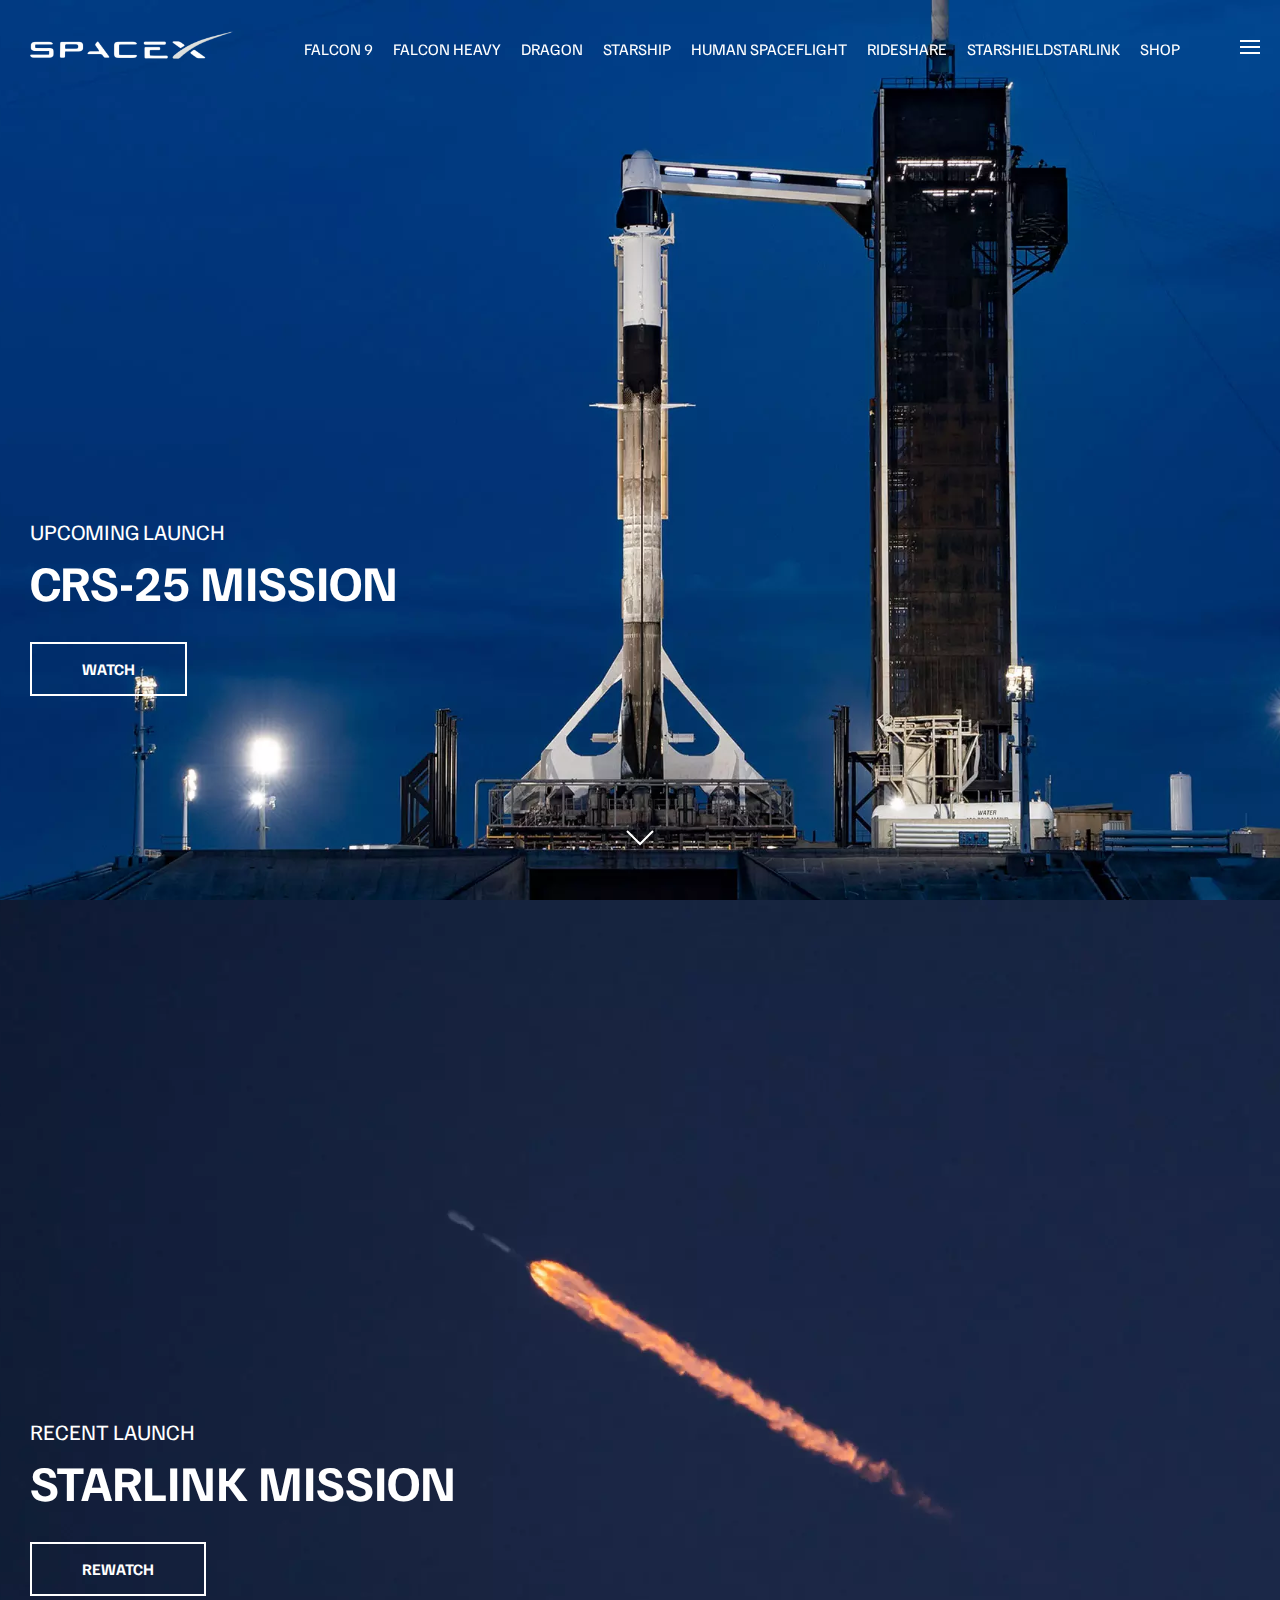
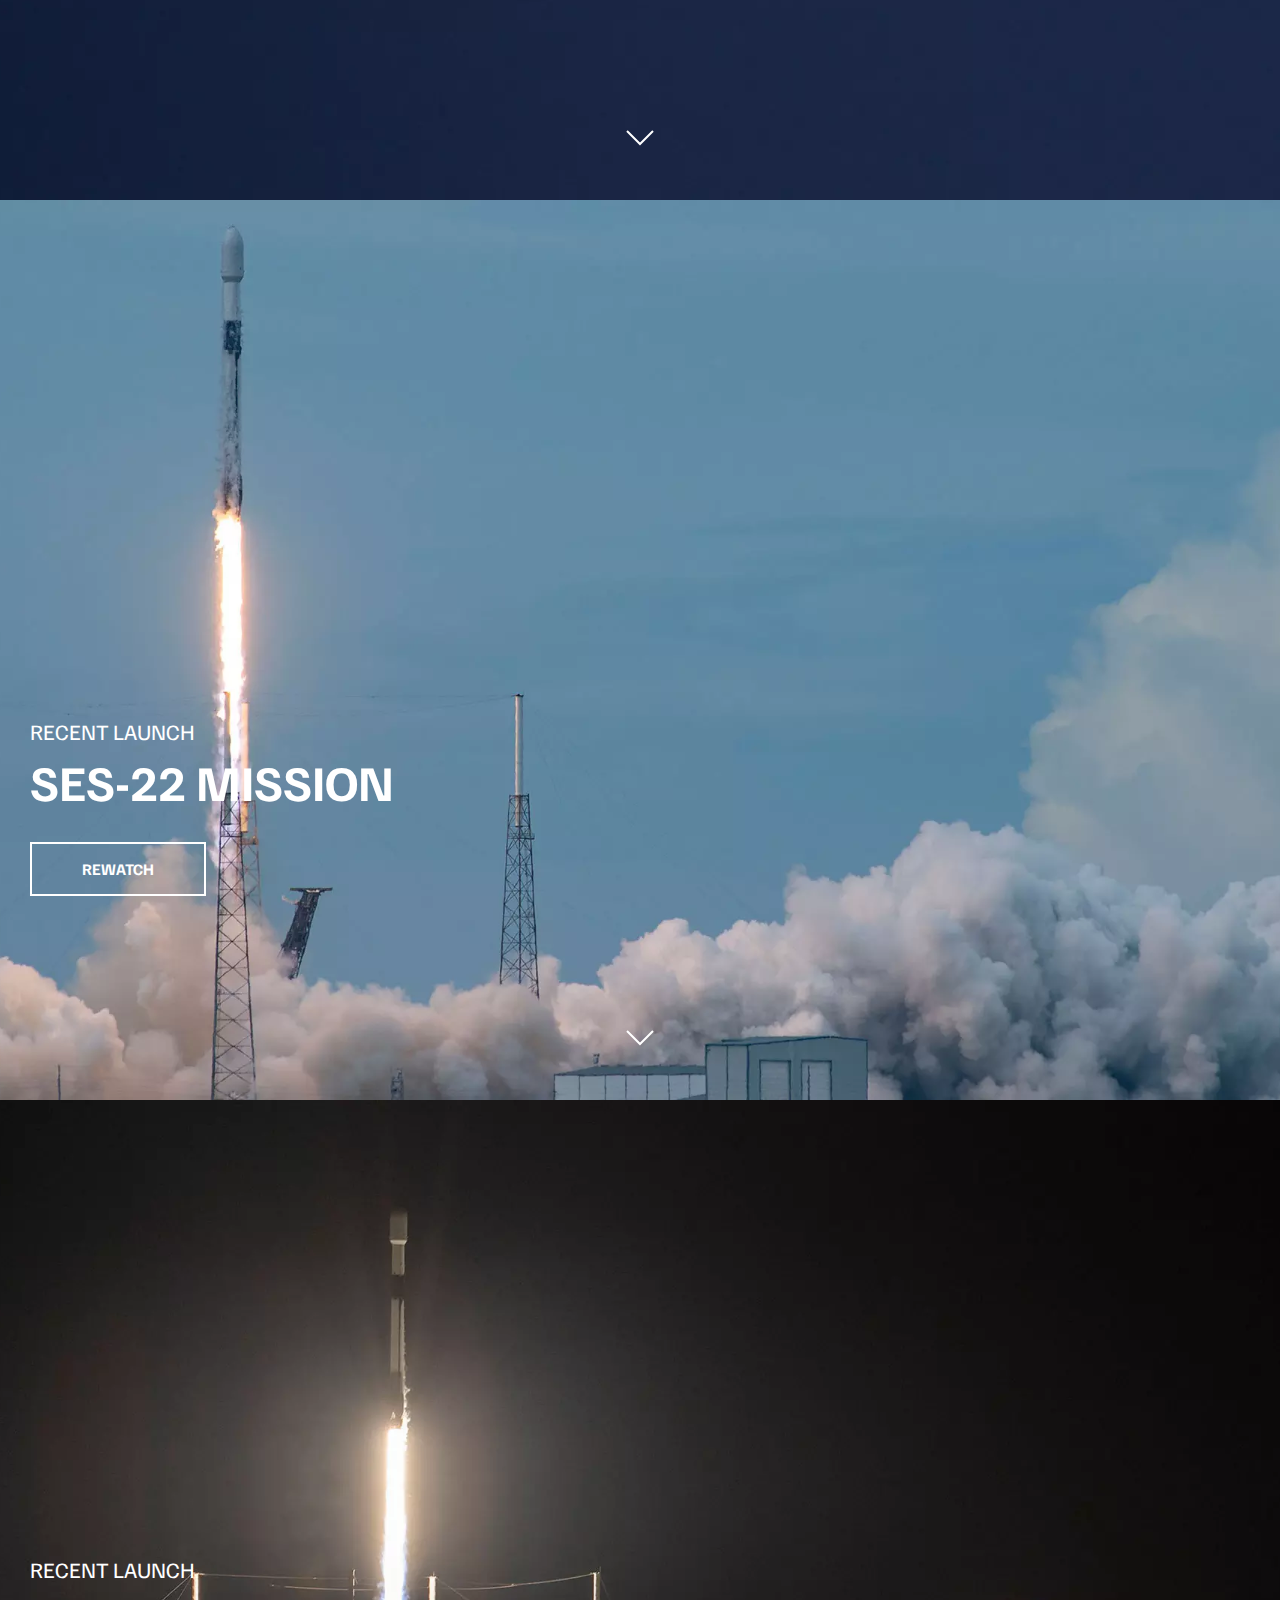
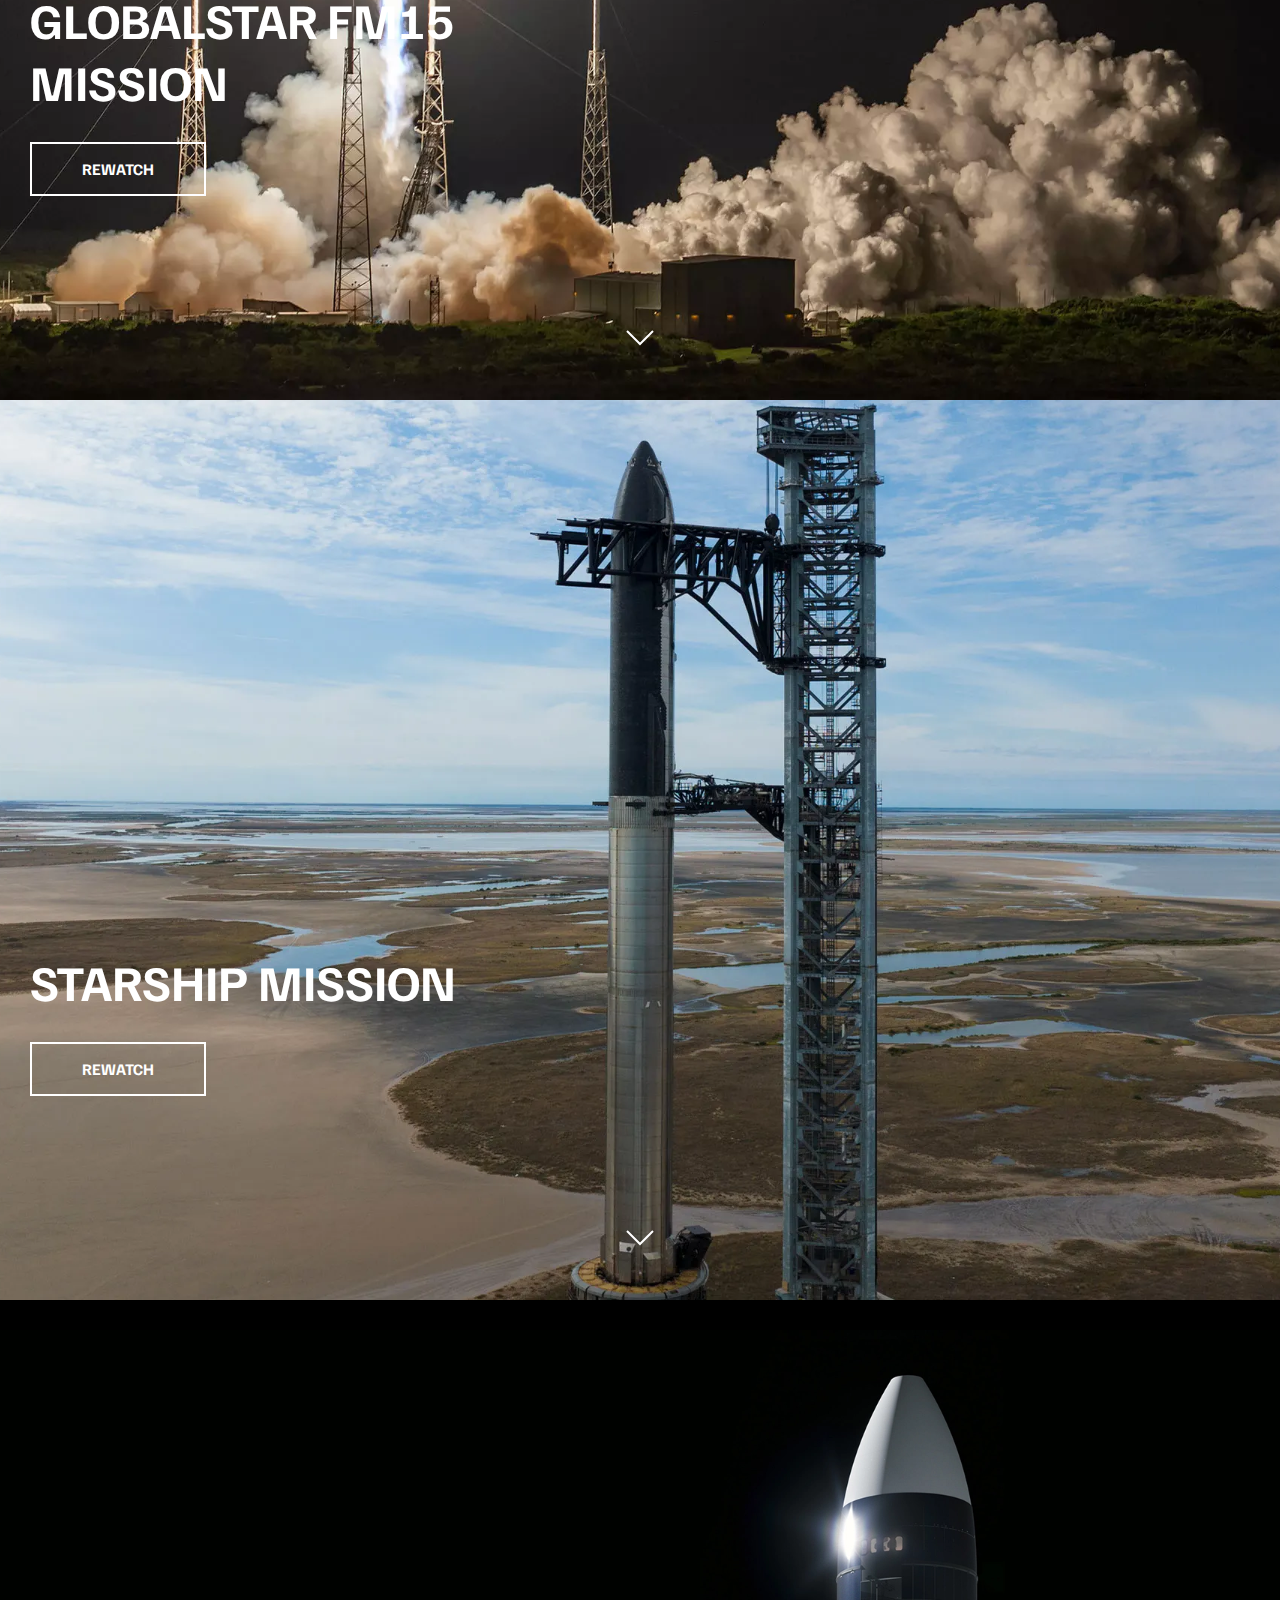
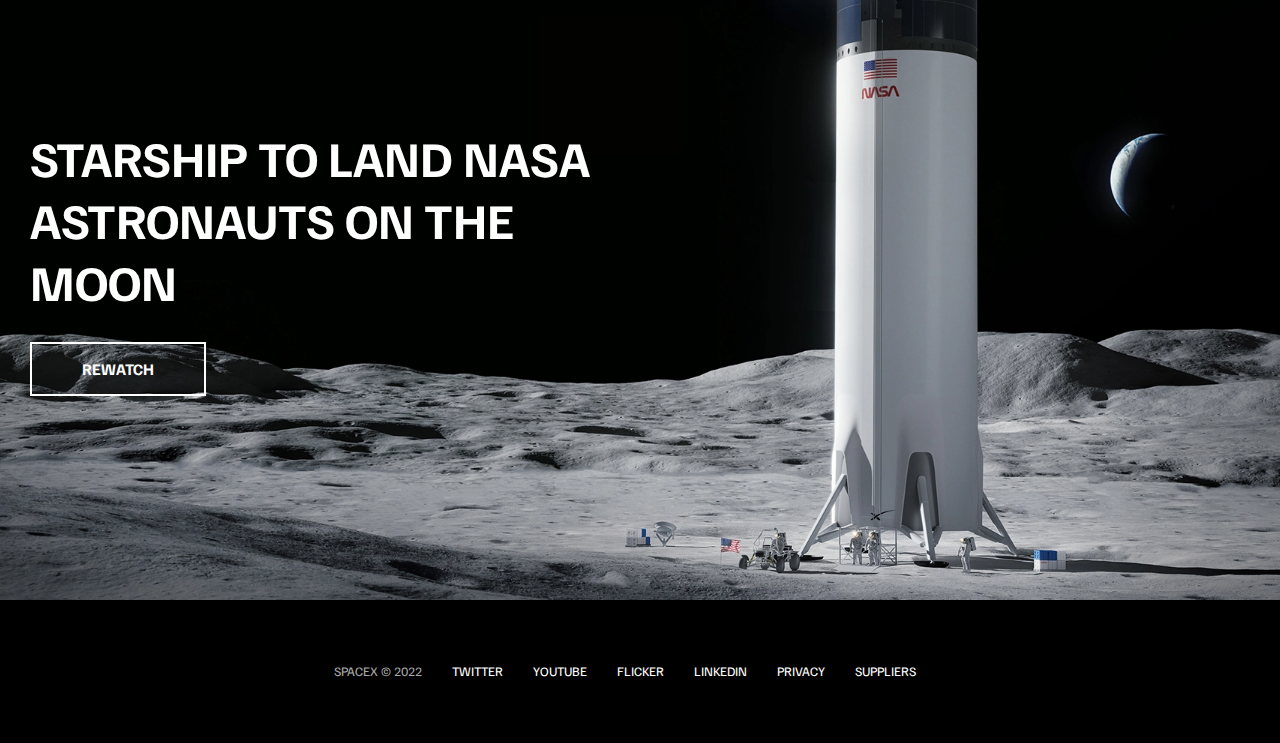
<file: index.html>
<!DOCTYPE html>
<html lang="en">
  <head>
    <meta charset="UTF-8" />
    <meta name="viewport" content="width=device-width, initial-scale=1.0" />
    <link rel="stylesheet" href="css/style.css" />
    <script src="js/script.js" defer></script>
    <title>SpaceX</title>
  </head>
  <body>
    <div id="overlay"></div>
    <div id="mobile-menu" class="mobile-main-menu">
      <ul>
        <li><a href="#!">Mission</a></li>
        <li><a href="#!">Launches</a></li>
        <li><a href="#!">Careers</a></li>
        <li><a href="#!">Updates</a></li>
        <li><a href="#!">Shop</a></li>

        <li class="mobile-only"><a href="falcon9.html">Falcon 9</a></li>
        <li class="mobile-only">
          <a href="falcon-heavy.html">Falcon Heavy</a>
        </li>
        <li class="mobile-only"><a href="dragon.html">Dragon</a></li>
        <li class="mobile-only"><a href="#!">Starship</a></li>
        <li class="mobile-only"><a href="#!">Human Spaceflight</a></li>
        <li class="mobile-only"><a href="#!">Rideshare</a></li>
        <li class="mobile-only"><a href="#!">Starshield</a></li>
        <li class="mobile-only"><a href="#!">Starlink</a></li>
      </ul>
    </div>
    <header class="main-header container">
      <div class="logo">
        <a href="index.html">
          <img src="img/logo.png" alt="spacex" />
        </a>
      </div>
      <nav class="desktop-main-menu">
        <ul>
          <li><a href="falcon9.html">Falcon 9</a></li>
          <li><a href="falcon-heavy.html">Falcon Heavy</a></li>
          <li><a href="dragon.html">Dragon</a></li>
          <li><a href="#!">Starship</a></li>
          <li><a href="#!">Human Spaceflight</a></li>
          <li><a href="#!">Rideshare</a></li>
          <li><a href="#!">Starshield</a></li>
          <li><a href="#!">Starlink</a></li>
          <li><a href="#!">Shop</a></li>
        </ul>
      </nav>
    </header>

    <!-- Hamburger Menu -->
    <button id="menu-btn" class="hamburger" type="button">
      <span class="hamburger-top"></span>
      <span class="hamburger-middle"></span>
      <span class="hamburger-bottom"></span>
    </button>

    <!-- Section A -->
    <section class="section-a">
      <div class="section-inner">
        <h4>Upcoming Launch</h4>
        <h2>crs-25 Mission</h2>
        <a href="#!" class="btn">
          <span>watch</span>
        </a>
      </div>

      <div class="scroll-arrow">
        <svg width="30px" height="20px">
          <path
            stroke="#ffffff"
            fill="none"
            stroke-width="2px"
            d="M2.000,5.000 L15.000,18.000 L28.000,5.000 "
          ></path>
        </svg>
      </div>
    </section>

    <!-- Section B -->
    <section class="section-b">
      <div class="section-inner">
        <h4>Recent Launch</h4>
        <h2>starlink Mission</h2>
        <a href="#!" class="btn">
          <span>Rewatch</span>
        </a>
      </div>

      <div class="scroll-arrow">
        <svg width="30px" height="20px">
          <path
            stroke="#ffffff"
            fill="none"
            stroke-width="2px"
            d="M2.000,5.000 L15.000,18.000 L28.000,5.000 "
          ></path>
        </svg>
      </div>
    </section>

    <!-- Section C -->
    <section class="section-c">
      <div class="section-inner">
        <h4>Recent Launch</h4>
        <h2>ses-22 Mission</h2>
        <a href="#!" class="btn">
          <span>Rewatch</span>
        </a>
      </div>

      <div class="scroll-arrow">
        <svg width="30px" height="20px">
          <path
            stroke="#ffffff"
            fill="none"
            stroke-width="2px"
            d="M2.000,5.000 L15.000,18.000 L28.000,5.000 "
          ></path>
        </svg>
      </div>
    </section>

    <!-- Section D -->
    <section class="section-d">
      <div class="section-inner">
        <h4>Recent Launch</h4>
        <h2>globalstar fm15 Mission</h2>
        <a href="#!" class="btn">
          <span>Rewatch</span>
        </a>
      </div>

      <div class="scroll-arrow">
        <svg width="30px" height="20px">
          <path
            stroke="#ffffff"
            fill="none"
            stroke-width="2px"
            d="M2.000,5.000 L15.000,18.000 L28.000,5.000 "
          ></path>
        </svg>
      </div>
    </section>

    <!-- Section E -->
    <section class="section-e">
      <div class="section-inner">
        <h2>starship Mission</h2>
        <a href="#!" class="btn">
          <span>Rewatch</span>
        </a>
      </div>

      <div class="scroll-arrow">
        <svg width="30px" height="20px">
          <path
            stroke="#ffffff"
            fill="none"
            stroke-width="2px"
            d="M2.000,5.000 L15.000,18.000 L28.000,5.000 "
          ></path>
        </svg>
      </div>
    </section>

    <!-- Section F -->
    <section class="section-f">
      <div class="section-inner">
        <h2>starship to land nasa astronauts on the moon</h2>
        <a href="#!" class="btn">
          <span>Rewatch</span>
        </a>
      </div>
    </section>

    <footer>
      <ul>
        <li>SpaceX &copy; 2022</li>
        <li><a href="#!">Twitter</a></li>
        <li><a href="#!">Youtube</a></li>
        <li><a href="#!">Flicker</a></li>
        <li><a href="#!">LinkedIn</a></li>
        <li><a href="#!">Privacy</a></li>
        <li><a href="#!">Suppliers</a></li>
      </ul>
    </footer>
  </body>
</html>
</file>
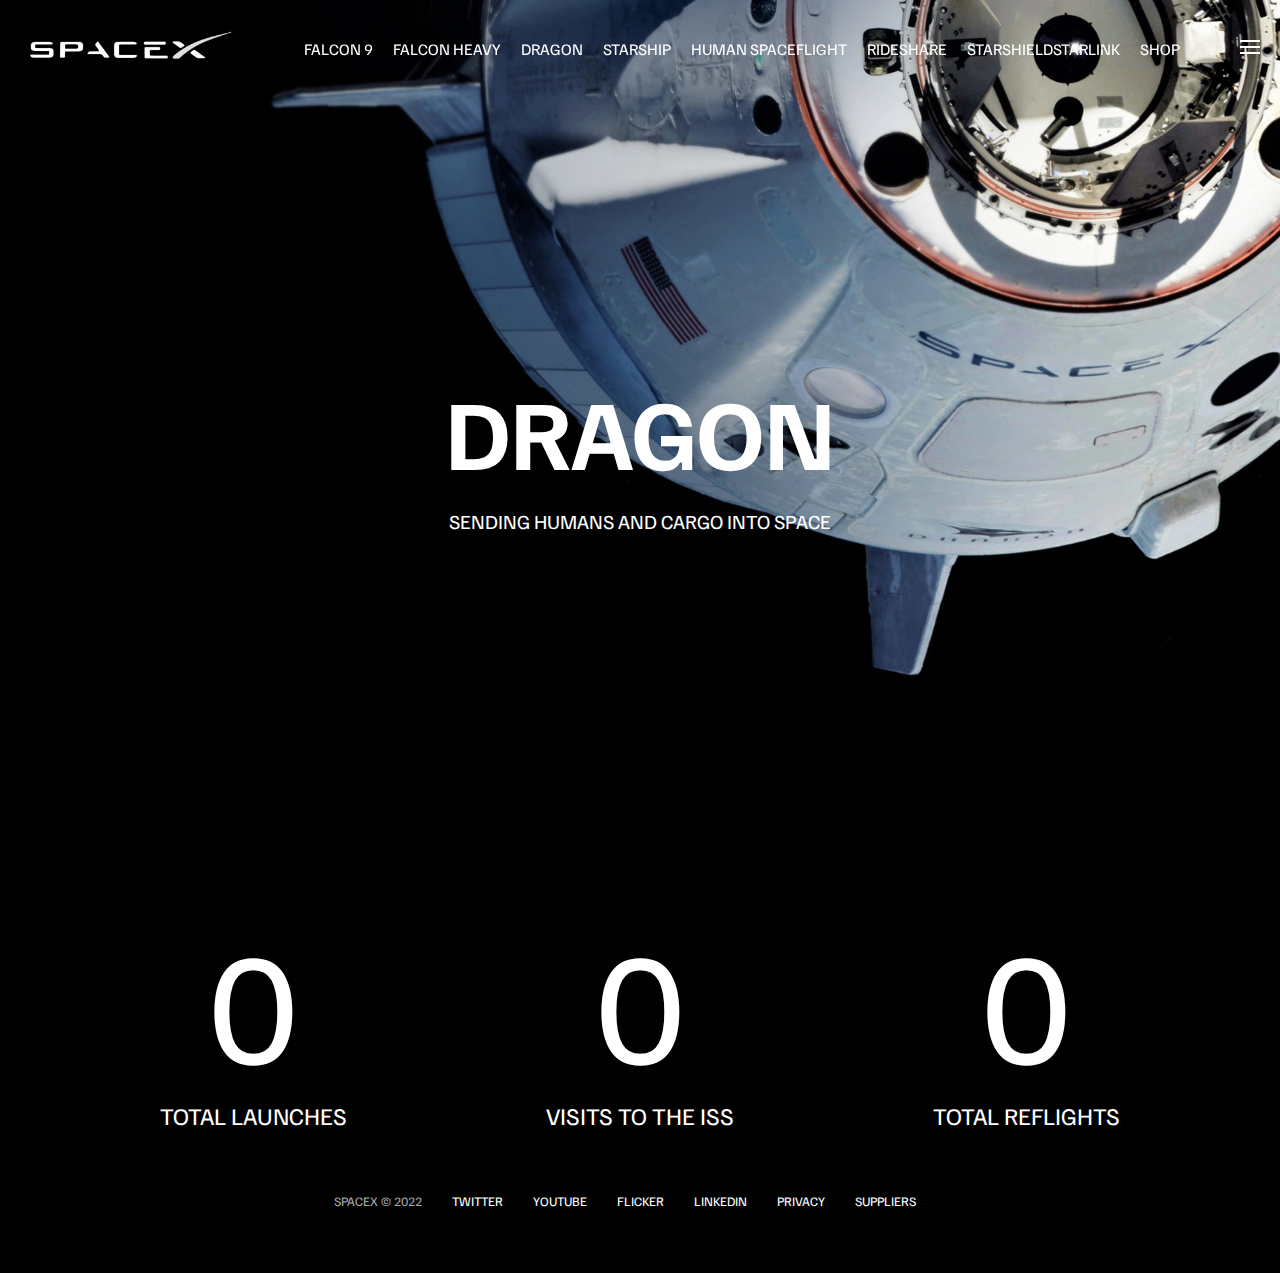
<file: dragon.html>
<!DOCTYPE html>
<html lang="en">
  <head>
    <meta charset="UTF-8" />
    <meta name="viewport" content="width=device-width, initial-scale=1.0" />
    <link rel="stylesheet" href="css/style.css" />
    <script src="js/script.js" defer></script>
    <title>SpaceX - Dragon</title>
  </head>
  <body>
    <div id="overlay"></div>
    <div id="mobile-menu" class="mobile-main-menu">
      <ul>
        <li><a href="#!">Mission</a></li>
        <li><a href="#!">Launches</a></li>
        <li><a href="#!">Careers</a></li>
        <li><a href="#!">Updates</a></li>
        <li><a href="#!">Shop</a></li>

        <li class="mobile-only"><a href="falcon9.html">Falcon 9</a></li>
        <li class="mobile-only">
          <a href="falcon-heavy.html">Falcon Heavy</a>
        </li>
        <li class="mobile-only"><a href="dragon.html">Dragon</a></li>
        <li class="mobile-only"><a href="#!">Starship</a></li>
        <li class="mobile-only"><a href="#!">Human Spaceflight</a></li>
        <li class="mobile-only"><a href="#!">Rideshare</a></li>
        <li class="mobile-only"><a href="#!">Starshield</a></li>
        <li class="mobile-only"><a href="#!">Starlink</a></li>
      </ul>
    </div>
    <header class="main-header container">
      <div class="logo">
        <a href="index.html">
          <img src="img/logo.png" alt="spacex" />
        </a>
      </div>
      <nav class="desktop-main-menu">
        <ul>
          <li><a href="falcon9.html">Falcon 9</a></li>
          <li><a href="falcon-heavy.html">Falcon Heavy</a></li>
          <li><a href="dragon.html">Dragon</a></li>
          <li><a href="#!">Starship</a></li>
          <li><a href="#!">Human Spaceflight</a></li>
          <li><a href="#!">Rideshare</a></li>
          <li><a href="#!">Starshield</a></li>
          <li><a href="#!">Starlink</a></li>
          <li><a href="#!">Shop</a></li>
        </ul>
      </nav>
    </header>

    <!-- Hamburger Menu -->
    <button id="menu-btn" class="hamburger" type="button">
      <span class="hamburger-top"></span>
      <span class="hamburger-middle"></span>
      <span class="hamburger-bottom"></span>
    </button>

    <section class="section-animate bg-falcon-dragon"></section>

    <div class="section-inner-center">
      <h3>dragon</h3>
      <p>sending humans and cargo into space</p>
    </div>

    <div class="stats">
      <div>
        <span class="counter" data-target="41">0</span>
        <h4>Total Launches</h4>
      </div>
      <div>
        <span class="counter" data-target="37">0</span>
        <h4>visits to the iss</h4>
      </div>
      <div>
        <span class="counter" data-target="19">0</span>
        <h4>Total Reflights</h4>
      </div>
    </div>

    <footer>
      <ul>
        <li>SpaceX &copy; 2022</li>
        <li><a href="#!">Twitter</a></li>
        <li><a href="#!">Youtube</a></li>
        <li><a href="#!">Flicker</a></li>
        <li><a href="#!">LinkedIn</a></li>
        <li><a href="#!">Privacy</a></li>
        <li><a href="#!">Suppliers</a></li>
      </ul>
    </footer>
  </body>
</html>
</file>
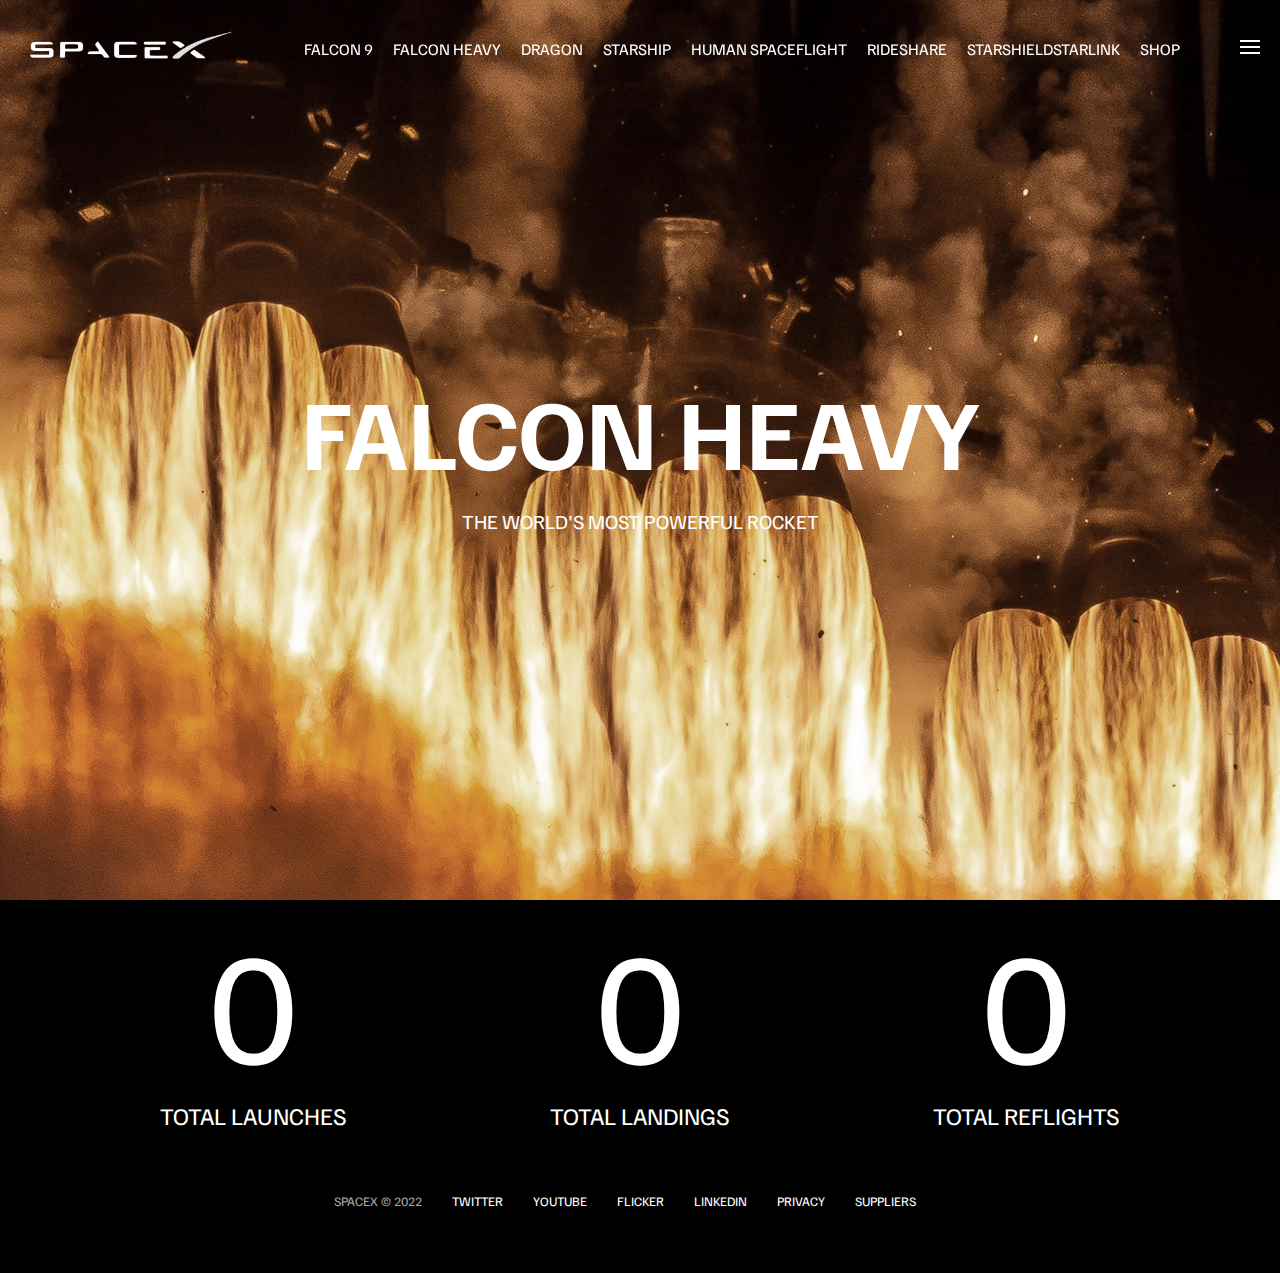
<file: falcon-heavy.html>
<!DOCTYPE html>
<html lang="en">
  <head>
    <meta charset="UTF-8" />
    <meta name="viewport" content="width=device-width, initial-scale=1.0" />
    <link rel="stylesheet" href="css/style.css" />
    <script src="js/script.js" defer></script>
    <title>SpaceX - Falcon Heavy</title>
  </head>
  <body>
    <div id="overlay"></div>
    <div id="mobile-menu" class="mobile-main-menu">
      <ul>
        <li><a href="#!">Mission</a></li>
        <li><a href="#!">Launches</a></li>
        <li><a href="#!">Careers</a></li>
        <li><a href="#!">Updates</a></li>
        <li><a href="#!">Shop</a></li>

        <li class="mobile-only"><a href="falcon9.html">Falcon 9</a></li>
        <li class="mobile-only">
          <a href="falcon-heavy.html">Falcon Heavy</a>
        </li>
        <li class="mobile-only"><a href="dragon.html">Dragon</a></li>
        <li class="mobile-only"><a href="#!">Starship</a></li>
        <li class="mobile-only"><a href="#!">Human Spaceflight</a></li>
        <li class="mobile-only"><a href="#!">Rideshare</a></li>
        <li class="mobile-only"><a href="#!">Starshield</a></li>
        <li class="mobile-only"><a href="#!">Starlink</a></li>
      </ul>
    </div>
    <header class="main-header container">
      <div class="logo">
        <a href="index.html">
          <img src="img/logo.png" alt="spacex" />
        </a>
      </div>
      <nav class="desktop-main-menu">
        <ul>
          <li><a href="falcon9.html">Falcon 9</a></li>
          <li><a href="falcon-heavy.html">Falcon Heavy</a></li>
          <li><a href="dragon.html">Dragon</a></li>
          <li><a href="#!">Starship</a></li>
          <li><a href="#!">Human Spaceflight</a></li>
          <li><a href="#!">Rideshare</a></li>
          <li><a href="#!">Starshield</a></li>
          <li><a href="#!">Starlink</a></li>
          <li><a href="#!">Shop</a></li>
        </ul>
      </nav>
    </header>

    <!-- Hamburger Menu -->
    <button id="menu-btn" class="hamburger" type="button">
      <span class="hamburger-top"></span>
      <span class="hamburger-middle"></span>
      <span class="hamburger-bottom"></span>
    </button>

    <section class="section-animate bg-falcon-heavy"></section>

    <div class="section-inner-center">
      <h3>Falcon Heavy</h3>
      <p>The world's most powerful rocket</p>
    </div>

    <div class="stats">
      <div>
        <span class="counter" data-target="3">0</span>
        <h4>Total Launches</h4>
      </div>
      <div>
        <span class="counter" data-target="7">0</span>
        <h4>Total Landings</h4>
      </div>
      <div>
        <span class="counter" data-target="4">0</span>
        <h4>Total Reflights</h4>
      </div>
    </div>

    <footer>
      <ul>
        <li>SpaceX &copy; 2022</li>
        <li><a href="#!">Twitter</a></li>
        <li><a href="#!">Youtube</a></li>
        <li><a href="#!">Flicker</a></li>
        <li><a href="#!">LinkedIn</a></li>
        <li><a href="#!">Privacy</a></li>
        <li><a href="#!">Suppliers</a></li>
      </ul>
    </footer>
  </body>
</html>
</file>
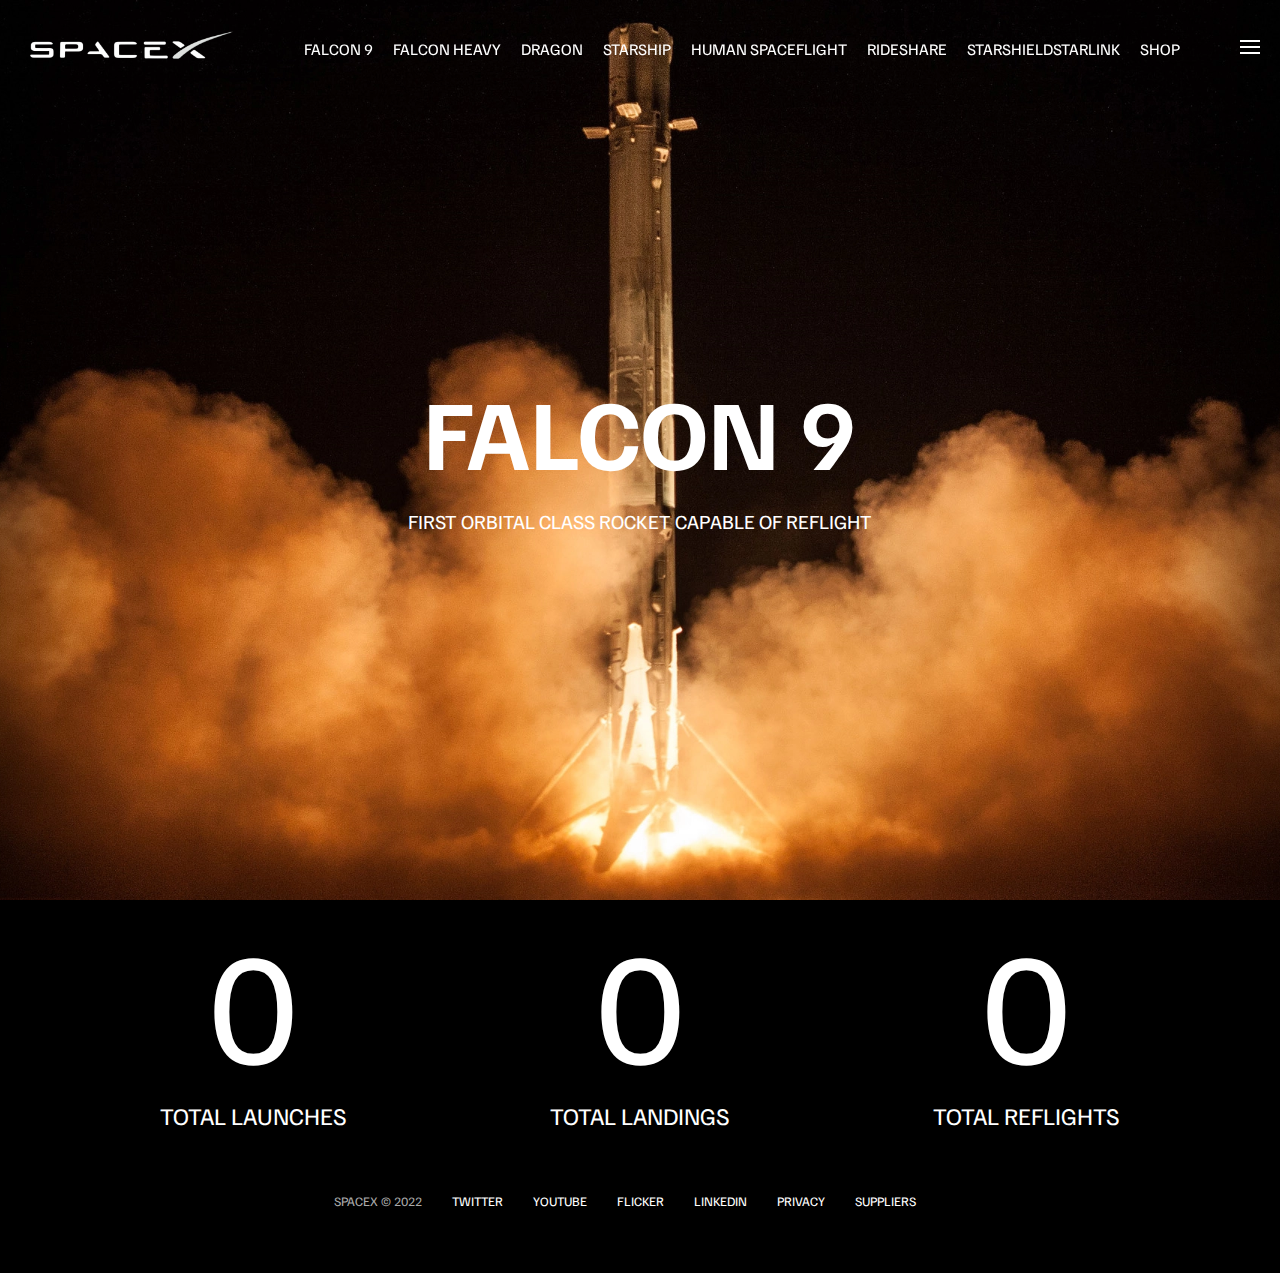
<file: falcon9.html>
<!DOCTYPE html>
<html lang="en">
  <head>
    <meta charset="UTF-8" />
    <meta name="viewport" content="width=device-width, initial-scale=1.0" />
    <link rel="stylesheet" href="css/style.css" />
    <script src="js/script.js" defer></script>
    <title>SpaceX - Falcon 9</title>
  </head>
  <body>
    <div id="overlay"></div>
    <div id="mobile-menu" class="mobile-main-menu">
      <ul>
        <li><a href="#!">Mission</a></li>
        <li><a href="#!">Launches</a></li>
        <li><a href="#!">Careers</a></li>
        <li><a href="#!">Updates</a></li>
        <li><a href="#!">Shop</a></li>

        <li class="mobile-only"><a href="falcon9.html">Falcon 9</a></li>
        <li class="mobile-only">
          <a href="falcon-heavy.html">Falcon Heavy</a>
        </li>
        <li class="mobile-only"><a href="dragon.html">Dragon</a></li>
        <li class="mobile-only"><a href="#!">Starship</a></li>
        <li class="mobile-only"><a href="#!">Human Spaceflight</a></li>
        <li class="mobile-only"><a href="#!">Rideshare</a></li>
        <li class="mobile-only"><a href="#!">Starshield</a></li>
        <li class="mobile-only"><a href="#!">Starlink</a></li>
      </ul>
    </div>
    <header class="main-header container">
      <div class="logo">
        <a href="index.html">
          <img src="img/logo.png" alt="spacex" />
        </a>
      </div>
      <nav class="desktop-main-menu">
        <ul>
          <li><a href="falcon9.html">Falcon 9</a></li>
          <li><a href="falcon-heavy.html">Falcon Heavy</a></li>
          <li><a href="dragon.html">Dragon</a></li>
          <li><a href="#!">Starship</a></li>
          <li><a href="#!">Human Spaceflight</a></li>
          <li><a href="#!">Rideshare</a></li>
          <li><a href="#!">Starshield</a></li>
          <li><a href="#!">Starlink</a></li>
          <li><a href="#!">Shop</a></li>
        </ul>
      </nav>
    </header>

    <!-- Hamburger Menu -->
    <button id="menu-btn" class="hamburger" type="button">
      <span class="hamburger-top"></span>
      <span class="hamburger-middle"></span>
      <span class="hamburger-bottom"></span>
    </button>

    <section class="section-animate bg-falcon-9"></section>

    <div class="section-inner-center">
      <h3>Falcon 9</h3>
      <p>First orbital class rocket capable of reflight</p>
    </div>

    <div class="stats">
      <div>
        <span class="counter" data-target="3">0</span>
        <h4>Total Launches</h4>
      </div>
      <div>
        <span class="counter" data-target="7">0</span>
        <h4>Total Landings</h4>
      </div>
      <div>
        <span class="counter" data-target="4">0</span>
        <h4>Total Reflights</h4>
      </div>
    </div>

    <footer>
      <ul>
        <li>SpaceX &copy; 2022</li>
        <li><a href="#!">Twitter</a></li>
        <li><a href="#!">Youtube</a></li>
        <li><a href="#!">Flicker</a></li>
        <li><a href="#!">LinkedIn</a></li>
        <li><a href="#!">Privacy</a></li>
        <li><a href="#!">Suppliers</a></li>
      </ul>
    </footer>
  </body>
</html>
</file>
<file: css/style.css>
@import url('https://fonts.googleapis.com/css2?family=Familjen+Grotesk:wght@400;600;700&family=Lato:wght@300&family=Montserrat:wght@300;400;500;600;700;800&family=Open+Sans:wght@400;600;700&display=swap');

*,
*::before,
*::after {
    box-sizing: border-box;
    padding: 0;
    margin: 0;
}

body {
    font-family: 'Familjen Grotesk', sans-serif;
    background-color: #000;
    color: #fff;
}

a {
    text-decoration: none;
    color: #fff;
}

ul {
    list-style: none;
}

/* Header/Navbar */
.main-header {
    position: fixed;
    top: 0;
    left: 0;
    width: 100%;
    z-index: 3;
    display: flex;
    align-items: center;
    justify-content: space-between;
    text-transform: uppercase;
    height: 100px;
    padding: 0 30px;
}

/* Logo */
.logo {
    width: 210px;
    height: auto;
}

.logo img {
    display: block;
    width: 100%;
    height: auto;
}

/* Desktop Menu */
.desktop-main-menu {
    margin-right: 50px;
}

.desktop-main-menu ul {
    display: flex;
}

.desktop-main-menu ul li {
    position: relative;
    margin-right: 20px;
    padding-bottom: 2px;
}

.desktop-main-menu ul li:nth-child(7) {
    margin-right: 0;
}

/* Menu item bottom border */
.desktop-main-menu ul li a::after {
    content: '';
    position: absolute;
    bottom: 0;
    left: 0;
    width: 100%;
    height: 1px;
    background-color: #fff;
    transform: scaleX(0);
    transition: transform 0.6s cubic-bezier(.19, 1, .22, 1);
    transform-origin: right center;
}

.desktop-main-menu ul li a:hover::after {
    transform: scaleX(1);
    transform-origin: left center;
    transition-duration: .4s;
}

/* Sections */
section {
    position: relative;
    height: 100vh;
    background-position: center center;
    background-repeat: no-repeat;
    background-size: cover;
    text-transform: uppercase;
}

.section-inner {
    position: absolute;
    bottom: 200px;
    left: 30px;
    max-width: 560px;
}

.section-inner h4 {
    font-size: 22px;
    margin-bottom: 5px;
    font-weight: 300;
    animation: fadeInUp .5s ease-in-out;
}

.section-inner h2 {
    font-size: 50px;
    font-weight: 700;
    margin-bottom: 20px;
    animation: fadeInUp .5s ease-in-out .2s;
    animation-fill-mode: both;
    /* Stop from showing at start */
}

/* Background images */
.section-a {
    background-image: url('../img/section-a.webp');
}

.section-b {
    background-image: url('../img/section-b.webp');
}

.section-c {
    background-image: url('../img/section-c.webp');
}

.section-d {
    background-image: url('../img/section-d.webp');
}

.section-e {
    background-image: url('../img/section-e.webp');
}

.section-f {
    background-image: url('../img/section-f.webp');
}

.btn {
    position: relative;
    display: inline-block;
    cursor: pointer;
    text-align: center;
    padding: 15px 50px;
    min-width: 130px;
    margin-top: 10px;
    border: 2px solid #fff;
    text-transform: uppercase;
    font-weight: bold;
    overflow: hidden;
    z-index: 2;
    animation: fadeInUp .5s ease-in-out .4s;
    animation-fill-mode: both;
    /* Stop from showing at start */
}

.btn::after {
    content: '';
    position: absolute;
    top: 100%;
    left: 0;
    width: 100%;
    height: 100%;
    background-color: #fff;
    color: #000;
    z-index: -1;
    transition: all .5s;
}

.btn:hover::after {
    top: 0;
}

.btn:hover span {
    color: #000;
}

.scroll-arrow {
    position: absolute;
    bottom: 50px;
    left: 50%;
    transform: translateX(-50%);
    animation: fadeBounce 3s ease-in-out infinite;
}

/* Footer */
footer {
    position: relative;
    padding: 55px 0;
}

footer ul {
    display: flex;
    align-items: center;
    justify-content: center;
    flex-wrap: wrap;
}

footer ul li {
    margin-right: 30px;
    color: #aaa;
    text-transform: uppercase;
    font-size: 13px;
    line-height: 2.5;
}

footer ul li a {
    color: #fff;
    transition: color .6s;
}

footer ul li a:hover {
    color: #aaa;
}

/* Hamburger Menu */
.hamburger {
    position: fixed;
    top: 40px;
    right: 20px;
    z-index: 10;
    cursor: pointer;
    width: 20px;
    height: 20px;
    background: none;
    border: none;
}

.hamburger-top,
.hamburger-middle,
.hamburger-bottom {
    position: absolute;
    width: 20px;
    height: 2px;
    top: 0;
    left: 0;
    background-color: #fff;
    transition: all .5s;
}

.hamburger-middle {
    transform: translateY(6px);
}

.hamburger-bottom {
    transform: translateY(12px);
}

/* Transition hamburger to X when open */
.open {
    transform: rotate(90deg);
}

.open .hamburger-top {
    transform: rotate(45deg) translateY(6px) translateX(6px);
}

.open .hamburger-middle {
    display: none;
}

.open .hamburger-bottom {
    transform: rotate(-45deg) translateY(6px) translateX(-6px);
}

/* Overlay */
.show {
    position: fixed;
    top: 0;
    left: 0;
    width: 100%;
    height: 100%;
    background-color: rgba(0, 0, 0, .5);
    z-index: 3;
}

/* Stop body scroll */
.stop-scrolling {
    overflow: hidden;
}

/* Hide mobile main menu items */
.mobile-only {
    display: none;
}

/* Mobile Menu */
.mobile-main-menu {
    position: fixed;
    top: 0;
    right: 0;
    width: 350px;
    height: 100%;
    z-index: 4;
    background: #000;
    display: flex;
    align-items: start;
    justify-content: center;
    transform: translateX(100%);
    transition: transform .6s cubic-bezier(.19, 1, .22, 1);
}

.mobile-main-menu ul {
    display: flex;
    flex-direction: column;
    align-items: end;
    justify-content: center;
    padding: 100px 20px;
    width: 100%;
}

.mobile-main-menu ul li {
    margin-bottom: 20px;
    font-size: 18px;
    text-transform: uppercase;
    border-bottom: 1px solid #1f1f1f;
    width: 100%;
    text-align: right;
    padding-bottom: 8px;
}

.mobile-main-menu ul li a {
    color: #fff;
    transition: color .6s;
}

.mobile-main-menu ul li a:hover {
    color: #aaa;
}

.show-mobile-menu {
    transform: translateX(0);
}

/* Inner Pages */
.bg-falcon-9 {
    background-image: url('../img/falcon-9.webp');
    background-position: center center;
    background-repeat: no-repeat;
    background-size: cover;
}

.bg-falcon-heavy {
    background-image: url('../img/falcon-heavy.webp');
    background-position: center center;
    background-repeat: no-repeat;
    background-size: cover;
}

.bg-falcon-dragon {
    background-image: url('../img/dragon.webp');
    background-position: center center;
    background-repeat: no-repeat;
    background-size: cover;
}

.section-animate {
    animation: fadeIn 2s ease-in-out;
}

.section-inner-center {
    position: absolute;
    top: 50%;
    left: 50%;
    transform: translate(-50%, -50%);
    text-transform: uppercase;
    text-align: center;
    width: 80%;
}

.section-inner-center h3 {
    font-size: 100px;
    margin-bottom: 15px;
    animation: fadeInUp .7s ease-in-out;
}

.section-inner-center p {
    font-size: 20px;
    animation: fadeInUp .7s ease-in-out .2s;
    animation-fill-mode: both;
}

/* Stats */
.stats {
    max-width: 960px;
    margin: 0 auto;
    display: flex;
    align-items: center;
    justify-content: space-between;
    text-align: center;
    text-transform: uppercase;
}

.stats div span {
    font-size: 160px;
}

.stats div h4 {
    font-size: 24px;
    font-weight: 300;
}

/* Animations */
@keyframes fadeInUp {
    0% {
        opacity: 0;
        transform: translateY(140px);
    }

    100% {
        opacity: 1;
        transform: translateY(0);
    }
}

@keyframes fadeIn {
    0% {
        opacity: 0;
    }

    100% {
        opacity: 1;
    }
}

@keyframes fadeBounce {

    0%,
    20%,
    50%,
    80%,
    100% {
        opacity: 0;
        transform: translateY(-20px);
    }

    40% {
        opacity: 1;
        transform: translateY(0);
    }
}


/* Media Queries */
@media(max-width: 1230px) {

    /* Hide desktop menu */
    .desktop-main-menu {
        display: none;
    }

    /* Show main moible menu item */
    .mobile-only {
        display: block;
    }

    .section-inner-center {
        width: 80%;
    }

    .section-inner-center h3 {
        font-size: 75px;
    }
}

@media(max-width: 600px) {
    .logo {
        width: 150px;
        margin: auto;
    }

    .section-inner {
        bottom: 200px;
        left: 30px;
    }

    .section-inner h2 {
        font-size: 40px;
    }

    .section-inner-center h3 {
        font-size: 50px;
    }

    /* Stats */
    .stats {
        flex-direction: column;
    }

    .stats div {
        margin-bottom: 20px;
    }

    footer ul li:first-child {
        position: absolute;
        top: 30px;
        left: 50%;
        transform: translateX(-50%);
    }

    footer ul li {
        margin-right: 15px;
    }
}
</file>
